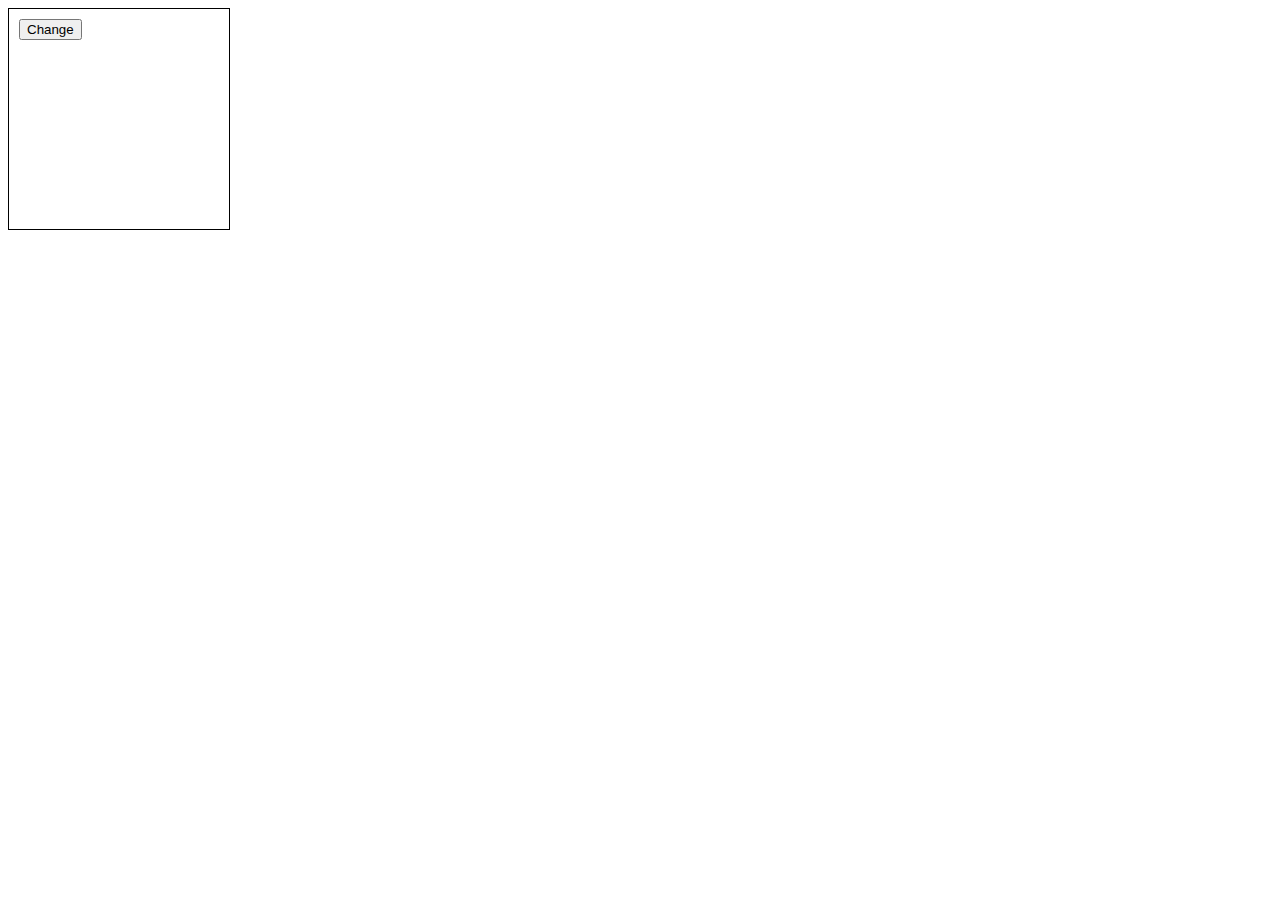
<file: html/colorchange.html>
<!DOCTYPE html>
<html lang="en">
  <head>
    <meta charset="UTF-8" />
    <meta name="viewport" content="width=device-width, initial-scale=1.0" />
    <title>Document</title>
    <style>
      div {
        width: 200px;
        height: 200px;
        border: 1px solid black;
        padding: 10px;
      }
      button {
        cursor: pointer;
      }
    </style>
  </head>
  <body>
    <div>
      <button onclick="change()">Change</button>
    </div>
    <span></span>
    <script>
      function change() {
        var d = document.getElementsByTagName("div");
        console.log(d);
        a = Math.floor(Math.random() * 256);
        b = Math.floor(Math.random() * 256);
        c = Math.floor(Math.random() * 256);
        a1 = Math.floor(Math.random() * 256);
        b1 = Math.floor(Math.random() * 256);
        c1 = Math.floor(Math.random() * 256);
        var s = document.getElementsByTagName("span");
        d[0].style.backgroundColor = `rgb(${a},${b},${c})`;
        s[0].innerHTML = `rgb(${a},${b},${c})`;
        s[0].style.color = `rgb(${a1},${b1},${c1})`;
      }
    </script>
  </body>
</html>
</file>
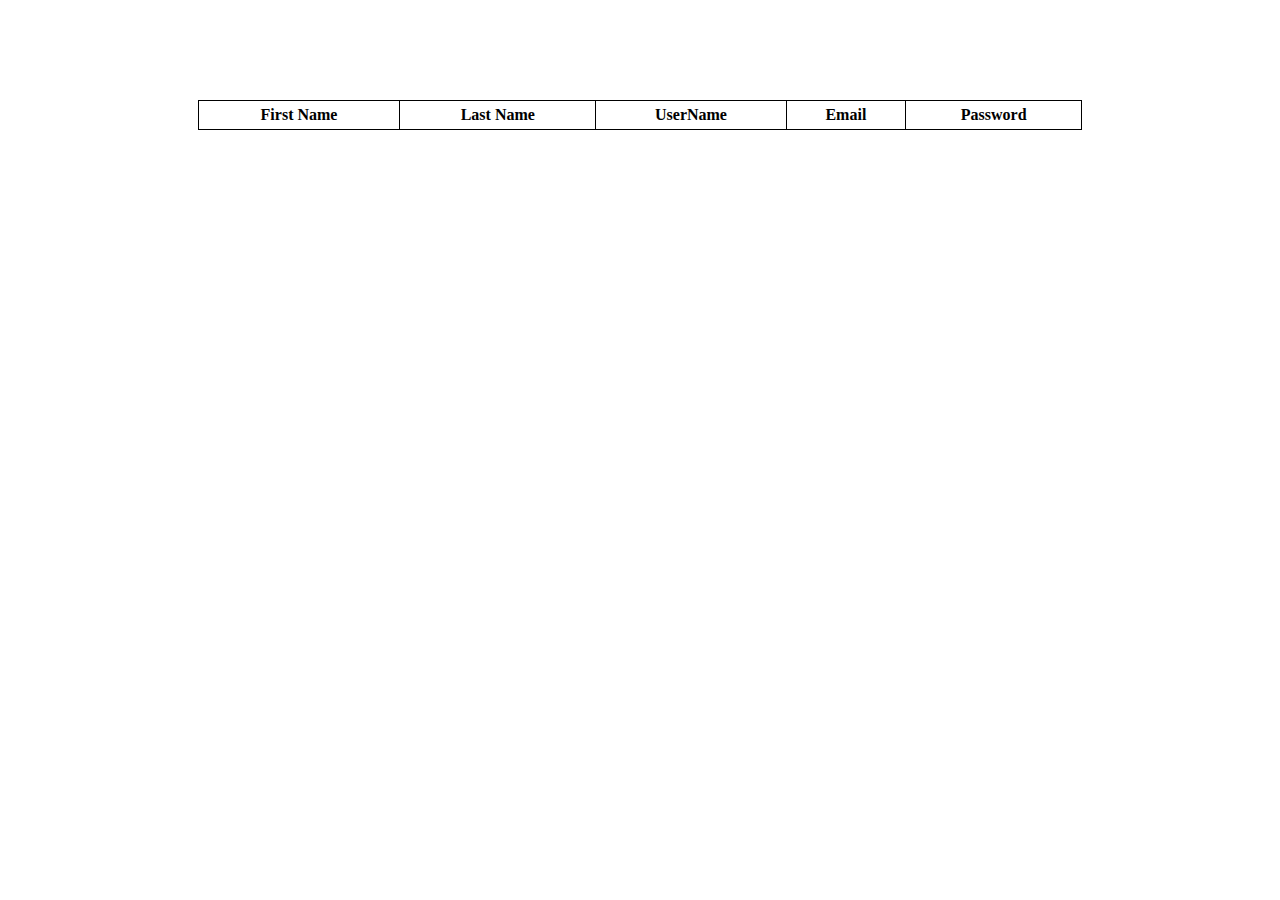
<file: html/data.html>
<!DOCTYPE html>
<html lang="en">
  <head>
    <meta charset="UTF-8" />
    <meta name="viewport" content="width=device-width, initial-scale=1.0" />
    <title>Document</title>
    <style>
      table {
        width: 70%;
        text-align: center;
        margin: 100px auto;
      }
      table,
      tr,
      td,
      th {
        border: 1px solid black;
        border-collapse: collapse;
        padding: 5px;
      }
      button {
        position: relative;
        left: 50%;
        width: 50%;
        transform: translateX(-50%);
        padding: 10px 10px;
      }
    </style>
  </head>
  <body>
    <script>
      var table = document.createElement("table");
      document.body.appendChild(table);
      table.setAttribute("class", "tab");
      var tr = document.createElement("tr");
      table.appendChild(tr);
      var th1 = document.createElement("th");
      var th2 = document.createElement("th");
      var th3 = document.createElement("th");
      var th4 = document.createElement("th");
      var th5 = document.createElement("th");
      th1.innerHTML = "First Name";
      th2.innerHTML = "Last Name";
      th3.innerHTML = "UserName";
      th4.innerHTML = "Email";
      th5.innerHTML = "Password";
      tr.appendChild(th1);
      tr.appendChild(th2);
      tr.appendChild(th3);
      tr.appendChild(th4);
      tr.appendChild(th5);
      var a = window.sessionStorage.getItem("data");
      var user_data = JSON.parse(a);
      for (let i = 0; i < user_data.length; i++) {
        var tr1 = document.createElement("tr");
        table.appendChild(tr1);
        var fn = document.createElement("td");
        var sn = document.createElement("td");
        var un = document.createElement("td");
        var mail = document.createElement("td");
        var pwd = document.createElement("td");
        fn.innerHTML = user_data[i]["first_name"];
        sn.innerHTML = user_data[i]["last_name"];
        un.innerHTML = user_data[i]["user_name"];
        mail.innerHTML = user_data[i]["email"];
        pwd.innerHTML = user_data[i]["password"];
        tr1.appendChild(fn);
        tr1.appendChild(sn);
        tr1.appendChild(un);
        tr1.appendChild(mail);
        tr1.appendChild(pwd);
      }
      var close = document.createElement("button");
      document.body.appendChild(close);
      close.innerHTML = "Back";
      console.log(close);
      close.addEventListener("click", () => {
        window.location.assign("./register.html");
      });
    </script>
  </body>
</html>
</file>
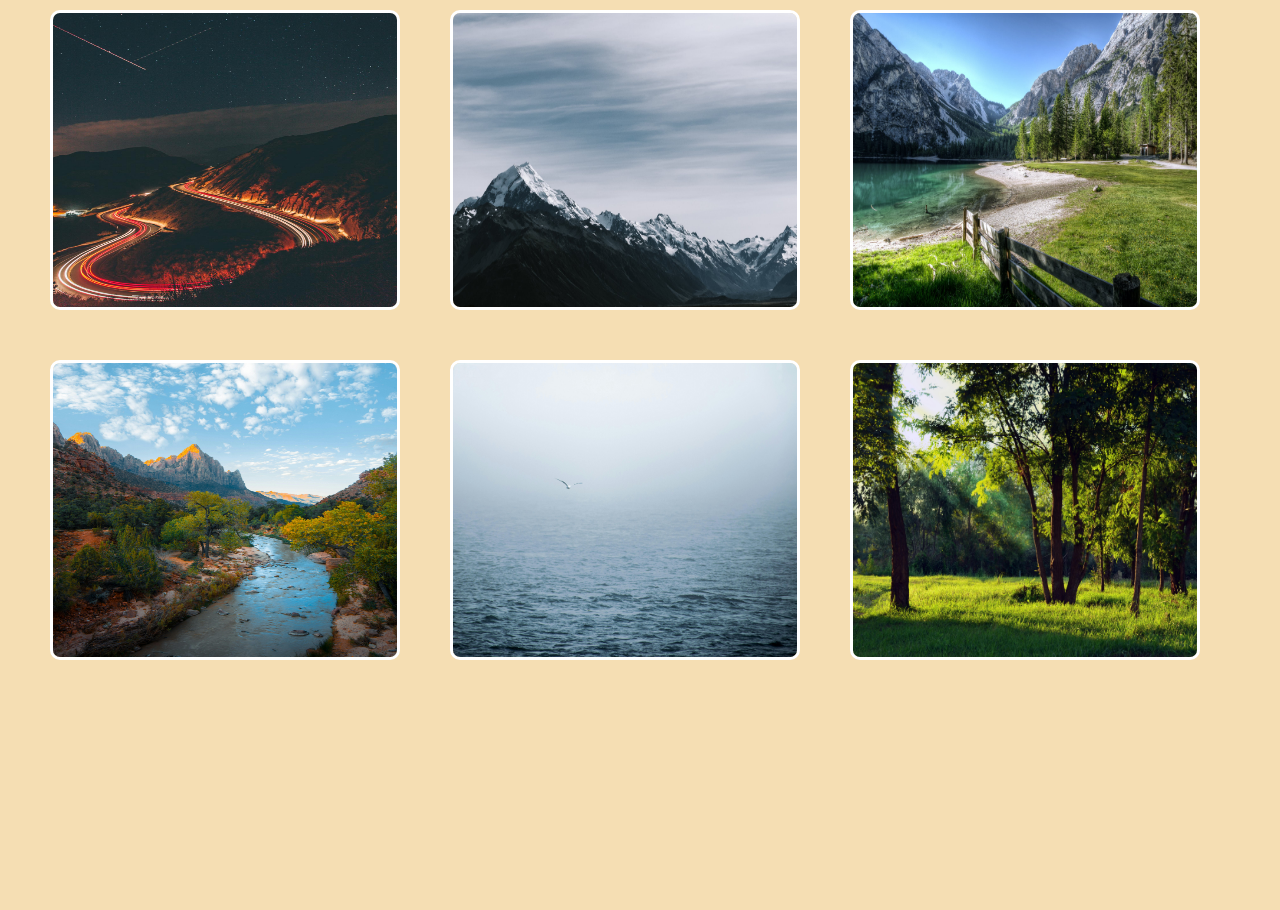
<file: html/images.html>
<!DOCTYPE html>
<html lang="en">
  <head>
    <meta charset="UTF-8" />
    <meta name="viewport" content="width=device-width, initial-scale=1.0" />
    <title>Images</title>
    <style>
      * {
        padding: 0;
        margin: 0;
        box-sizing: border-box;
      }
      body {
        width: 99%;
        height: 100vh;
        background-color: wheat;
      }
      .container {
        margin: 10px 50px;
        display: flex;
        flex-wrap: wrap;
        gap: 50px;
        flex-grow: 1;
      }
      .images {
        max-width: 50%;
        width: 300px;
        min-width: 30%;
        height: 300px;
        border: 3px solid white;
        border-radius: 10px;
      }
      .images:hover {
        cursor: pointer;
      }
    </style>
  </head>
  <body>
    <div class="container">
      <img src="../images/one.jpeg" class="images" />
      <img src="../images/two.jpeg" class="images" />
      <img src="../images/three.jpeg" class="images" />
      <img src="../images/four.jpg" class="images" />
      <img src="../images/five.jpg" class="images" />
      <img src="../images/six.jpg" class="images" />
    </div>
    <script>
      var img = document.getElementsByClassName("images");
      img[0].addEventListener("click", () => {
        img[0].setAttribute("src", "../images/seven.jpg");
      });
      img[1].addEventListener("click", () => {
        img[1].setAttribute("src", "../images/eight.jpg");
      });
      img[2].addEventListener("click", () => {
        img[2].setAttribute("src", "../images/nine.jpg");
      });
      img[3].addEventListener("click", () => {
        img[3].setAttribute("src", "../images/ten.jpg");
      });
      img[4].addEventListener("click", () => {
        img[4].setAttribute("src", "../images/eleven.jpg");
      });
      img[5].addEventListener("click", () => {
        img[5].setAttribute("src", "../images/12.jpg");
      });
    </script>
  </body>
</html>
</file>
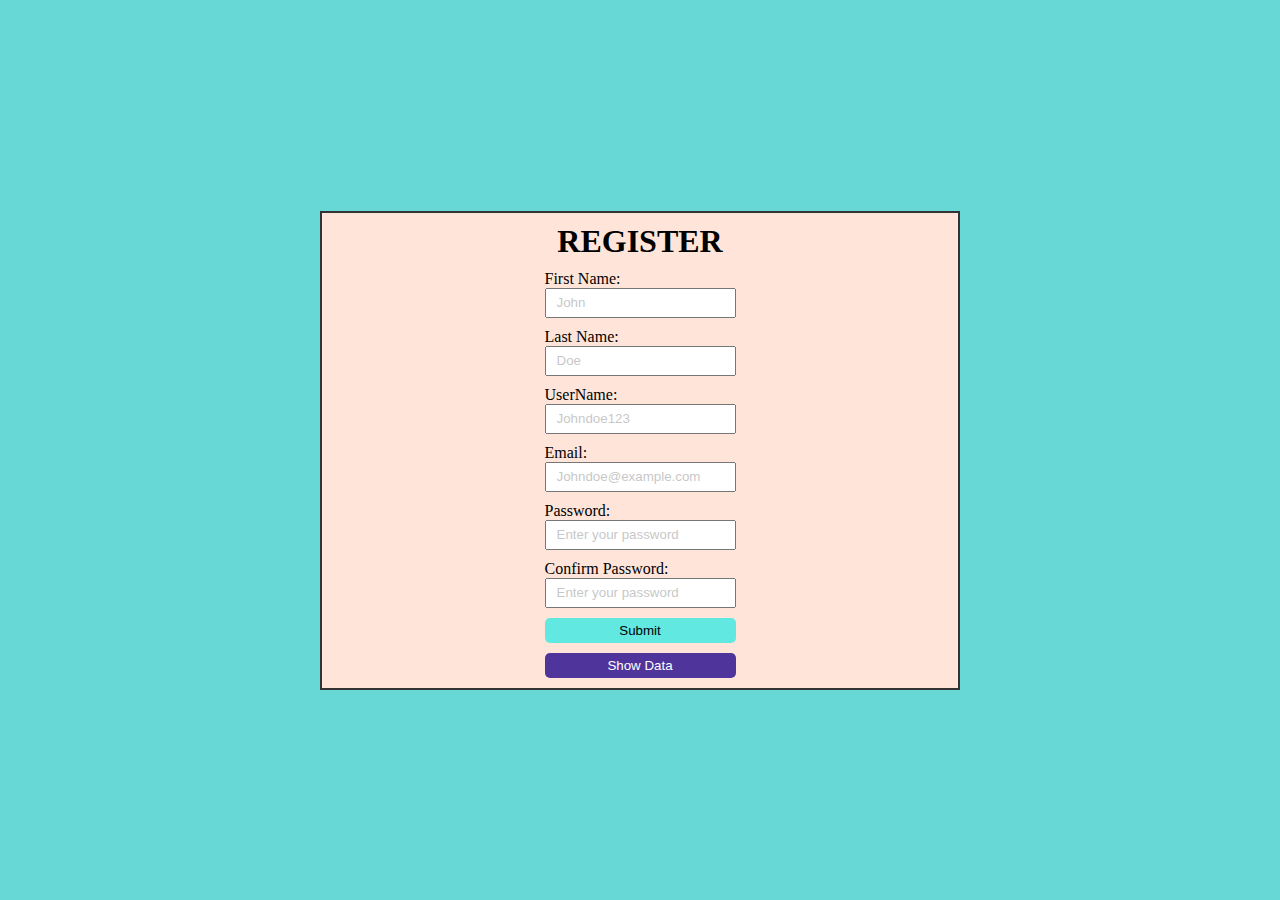
<file: html/register.html>
<!DOCTYPE html>
<html lang="en">
  <head>
    <meta charset="UTF-8" />
    <meta name="viewport" content="width=device-width, initial-scale=1.0" />
    <title>Document</title>
    <style>
      * {
        padding: 0;
        margin: 0;
        box-sizing: border-box;
      }
      body {
        width: 100%;
        height: 100vh;
        display: flex;
        justify-content: center;
        align-items: center;
        background-color: #68d8d6;
        flex-wrap: wrap;
      }
      .container {
        display: flex;
        flex-direction: column;
        width: 50%;
        border: 2px solid #333;
        justify-content: space-between;
        align-items: center;
        padding: 10px;
        gap: 10px;
        background-color: #ffe5d9;
        flex-wrap: wrap;
      }
      form {
        display: flex;
        flex-direction: column;
        flex-wrap: wrap;
        gap: 10px;
      }
      input {
        height: 30px;
        width: 100%;
        padding-left: 10px;
        outline: none;
      }
      input::placeholder {
        opacity: 0.4;
      }
      button {
        width: 100%;
        padding: 5px 10px;
        cursor: pointer;
      }
      button:nth-of-type(1) {
        background-color: #61e8e1;
        border: #61e8e1;
        border-radius: 5px;
      }
      button:nth-of-type(2) {
        background-color: #4f359b;
        border: #4f359b;
        border-radius: 5px;
        color: white;
      }
      button:nth-of-type(1):hover {
        background-color: #ffb5a7;
        border: #ffb5a7;
        border-radius: 5px;
        transition: all 0.3s;
      }
      button:nth-of-type(2):hover {
        background-color: #ff006e;
        border: #ff006e;
        border-radius: 5px;
        color: white;
        transition: all 0.3s;
      }
    </style>
  </head>
  <body>
    <div class="container">
      <h1>REGISTER</h1>
      <form action="">
        <div class="fn">
          <label for="fname">First Name: <br /></label>
          <input
            type="text"
            name="fname"
            id="fname"
            required
            placeholder="John"
            autocomplete="off"
          />
        </div>
        <div class="sn">
          <label for="sname">Last Name: <br /></label>
          <input
            type="text"
            name="sname"
            id="sname"
            required
            placeholder="Doe"
            autocomplete="off"
          />
        </div>
        <div class="un">
          <label for="uname">UserName: <br /></label>
          <input
            type="text"
            name="uname"
            id="uname"
            required
            placeholder="Johndoe123"
            autocomplete="off"
          />
        </div>
        <div class="mail">
          <label for="email">Email: <br /></label>
          <input
            type="email"
            name="email"
            id="email"
            required
            placeholder="Johndoe@example.com"
            autocomplete="off"
          />
        </div>
        <div class="pwd">
          <label for="pwd">Password: <br /></label>
          <input
            type="password"
            name="pwd"
            id="pwd"
            required
            placeholder="Enter your password"
          />
        </div>
        <div class="cpwd">
          <label for="cpwd">Confirm Password: <br /></label>
          <input
            type="password"
            name="cpwd"
            id="cpwd"
            required
            placeholder="Enter your password"
          />
        </div>
        <button type="submit">Submit</button>
        <button>Show Data</button>
      </form>
    </div>
    <script>
      var arr = [];
      document.forms[0].addEventListener("submit", function (e) {
        e.preventDefault();
        var users = {
          first_name: e.target[0].value,
          last_name: e.target[1].value,
          user_name: e.target[2].value,
          email: e.target[3].value,
          password: e.target[4].value,
          confirm_password: e.target[5].value,
        };
        arr.push(users);
        window.sessionStorage.setItem("data", JSON.stringify(arr));
        e.target[0].value = "";
        e.target[1].value = "";
        e.target[2].value = "";
        e.target[3].value = "";
        e.target[4].value = "";
        e.target[5].value = "";
      });
      var btn = document.getElementsByTagName("button");
      btn[1].addEventListener("click", () => {
        location.assign("./data.html");
      });
    </script>
  </body>
</html>
</file>
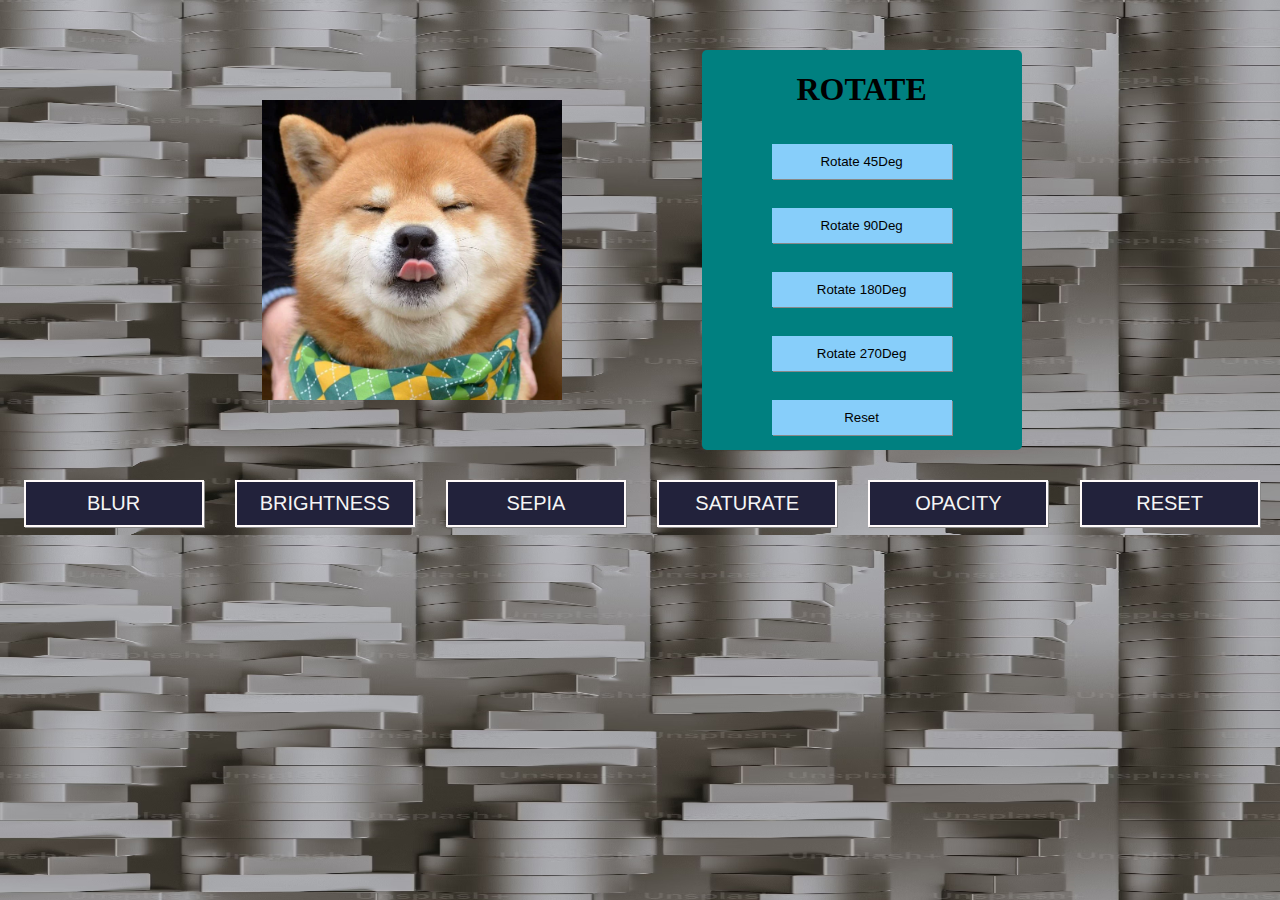
<file: html/rotate.html>
<!DOCTYPE html>
<html lang="en">
  <head>
    <meta charset="UTF-8" />
    <meta name="viewport" content="width=device-width, initial-scale=1.0" />
    <title>Rotate & Filter</title>
    <style>
      body {
        background-image: url(../images/bg.avif);
        background-size: 100% 100%;
        width: 99%;
        height: 100%;
      }
      .row1 {
        display: flex;
        align-items: center;
        justify-content: center;
        gap: 100px;
        margin-top: 50px;
      }
      #rotating {
        width: 300px;
        height: 300px;
      }
      button {
        padding: 10px;
        width: 180px;
        display: block;
        margin: auto;
        background-color: lightskyblue;
        color: black;
        border: none;
        box-shadow: 1px 1px #888888;
      }

      .container {
        border-radius: 5px;
        display: flex;
        flex-direction: column;
        width: 320px;
        margin-top: 0px;
        margin-left: 40px;
        height: 400px;
        background-color: teal;
      }

      button:hover {
        cursor: pointer;
        background-color: #222;
        color: white;
      }
      .filters {
        display: flex;
        flex-wrap: wrap;
        width: 100%;
        justify-content: space-around;
        margin-top: 30px;
      }
      h1 {
        text-align: center;
      }
      .filters button {
        background-color: #22223b;
        border: 2px solid snow;
        color: whitesmoke;
        padding: 10px 20px;
        cursor: pointer;
        text-transform: uppercase;
        font-size: 20px;
      }
      .filters button:hover {
        background-color: snow;
        color: #22223b;
      }
    </style>
  </head>
  <body>
    <div class="row1">
      <img src="../images/puppy.webp" id="rotating" />

      <div class="container">
        <h1>ROTATE</h1>
        <button onclick="rotate(45)">Rotate 45Deg</button>
        <button onclick="rotate(90)">Rotate 90Deg</button>
        <button onclick="rotate(180)">Rotate 180Deg</button>
        <button onclick="rotate(270)">Rotate 270Deg</button>
        <button onclick="rotate(0)">Reset</button>
      </div>
    </div>
    <div class="filters">
      <button onclick="abc()">Blur</button>
      <button onclick="bright()">Brightness</button>
      <button onclick="sepia()">Sepia</button>
      <button onclick="saturate()">Saturate</button>
      <button onclick="opacity()">Opacity</button>
      <button onclick="reset()">Reset</button>
    </div>

    <script>
      function rotate(value) {
        var GetImage = document.getElementById("rotating");
        GetImage.style.transform = `rotate(${value}deg)`;
      }
      function abc() {
        var image = document.getElementById("rotating");
        image.style.filter = "blur(5px)";
      }
      function bright() {
        var image = document.getElementById("rotating");
        image.style.filter = "brightness(200%)";
      }
      function sepia() {
        var image = document.getElementById("rotating");
        image.style.filter = "sepia(100%)";
      }
      function saturate() {
        var image = document.getElementById("rotating");
        image.style.filter = "saturate(500%)";
      }
      function opacity() {
        var image = document.getElementById("rotating");
        image.style.filter = "opacity(50%)";
      }
      function reset() {
        var image = document.getElementById("rotating");
        image.style.filter = "none";
      }
    </script>
  </body>
</html>
</file>
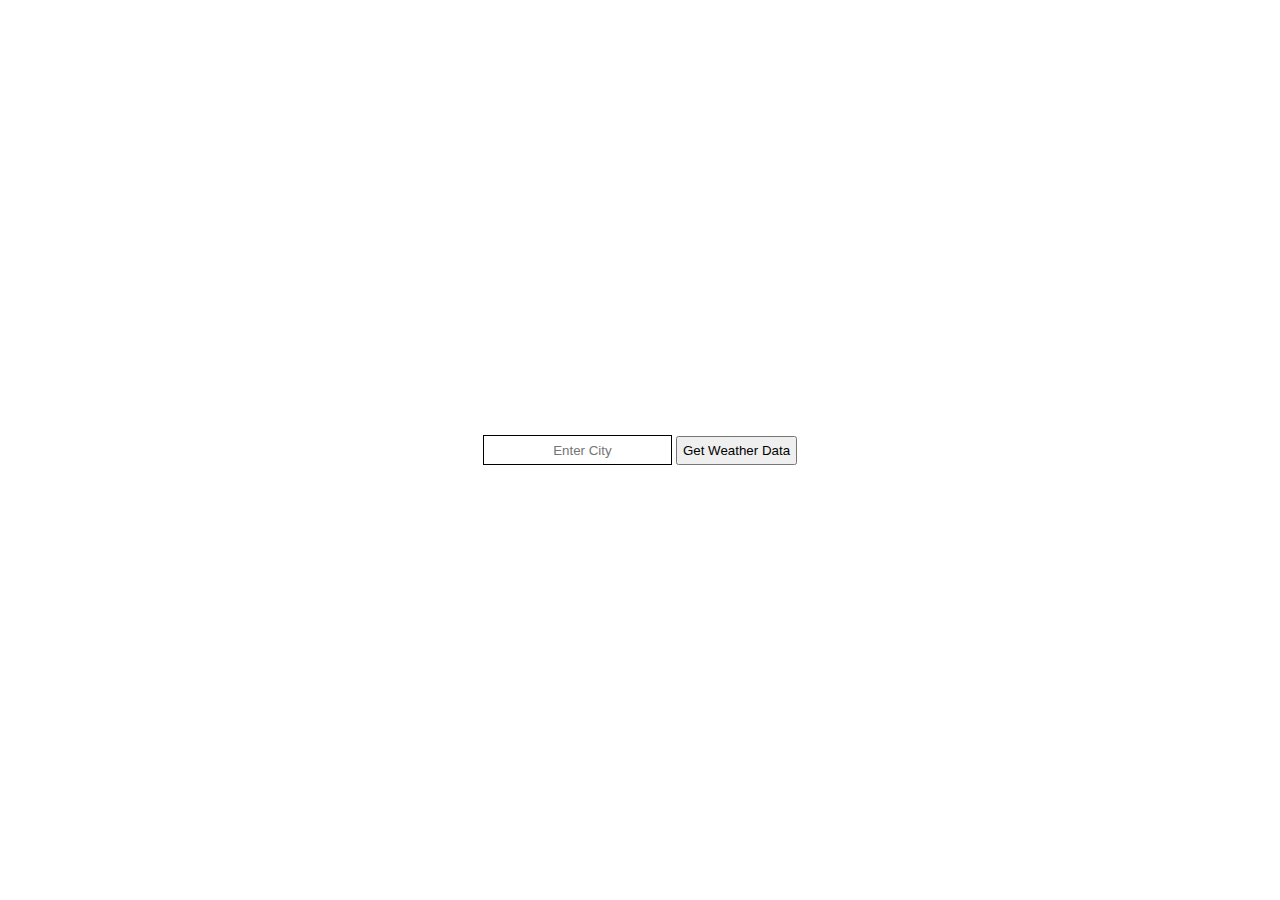
<file: html/weather.html>
<!DOCTYPE html>
<html lang="en">
  <head>
    <meta charset="UTF-8" />
    <meta name="viewport" content="width=device-width, initial-scale=1.0" />
    <link rel="stylesheet" href="../css/weather.css" />
    <title>Weather</title>
  </head>
  <body>
    <form class="weather">
      <input type="text" placeholder="Enter City" />
      <button type="submit">Get Weather Data</button>
    </form>
    <div class="card" style="display: none"></div>
    <script src="../javascript/weather.js"></script>
  </body>
</html>
</file>
<file: css/weather.css>
* {
  padding: 0;
  margin: 0;
  box-sizing: border-box;
}
body {
  display: flex;
  justify-content: center;
  flex-direction: column;
  align-items: center;
  width: 100vw;
  height: 100vh;
  gap: 20px;
}
input {
  height: 30px;
  outline: none;
  padding-left: 10px;
  border: 1px solid black;
}
input::placeholder {
  text-align: center;
}
.card {
  width: fit-content;
  height: 400px;
  border: 1px solid black;
  flex-direction: column;
  flex-wrap: wrap;
  padding: 10px;
  background-color: skyblue;
  padding: 20px;
  justify-content: space-evenly;
  align-items: center;
}
button {
  padding: 5px;
}
</file>
